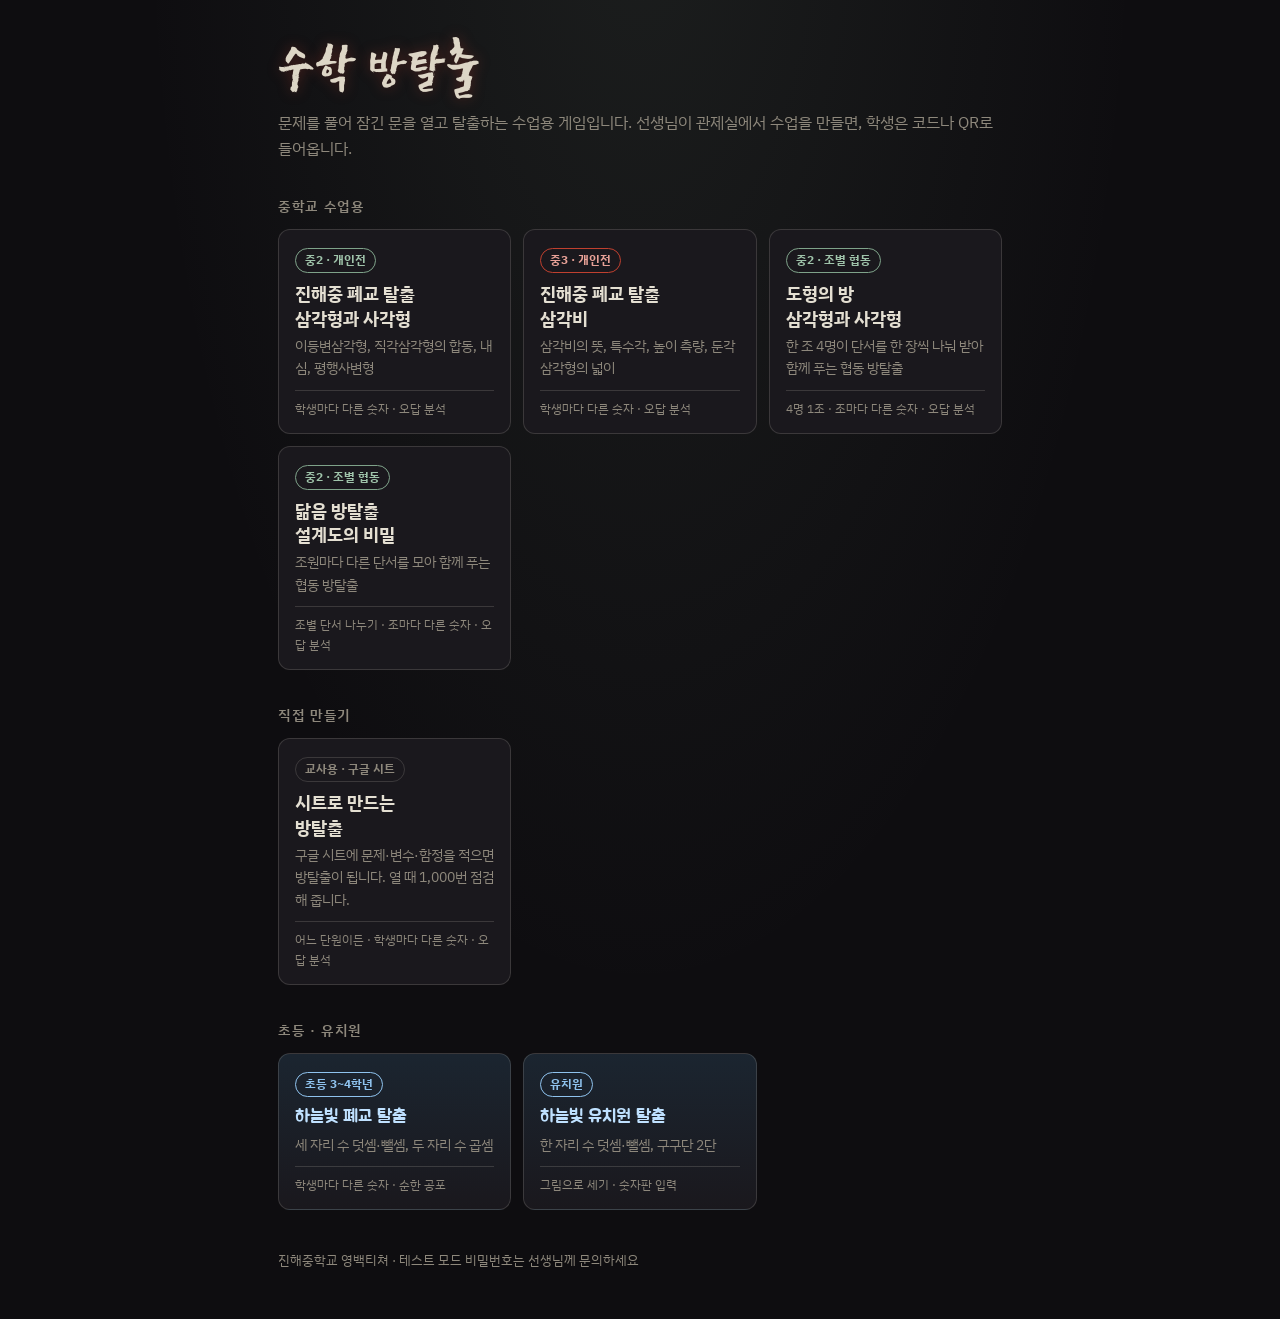
<file: index.html>
<!DOCTYPE html>
<html lang="ko">
<head>
<meta charset="UTF-8">
<meta name="viewport" content="width=device-width, initial-scale=1, viewport-fit=cover">
<title>영백티쳐 수학 방탈출</title>
<link rel="preconnect" href="https://fonts.googleapis.com">
<link rel="preconnect" href="https://fonts.gstatic.com" crossorigin>
<link href="https://fonts.googleapis.com/css2?family=IBM+Plex+Sans+KR:wght@400;600;700&family=East+Sea+Dokdo&family=Jua&display=swap" rel="stylesheet">
<style>
:root{--bg:#0e0d10;--card:#1a181d;--ink:#e4dfd2;--dim:#8e887c;--line:rgba(228,223,210,.16);--red:#c0402f;--mint:#7fa38a;--sky:#2b7bc9}
*{box-sizing:border-box;margin:0}
html{scroll-padding-top:env(safe-area-inset-top,0px)}
:root{padding-top:env(safe-area-inset-top,0px);padding-bottom:env(safe-area-inset-bottom,0px)}
body{background:var(--bg);background-image:radial-gradient(ellipse at 50% -10%,rgba(150,180,150,.10),transparent 55%);color:var(--ink);font-family:'IBM Plex Sans KR',system-ui,sans-serif;line-height:1.6;min-height:100vh}
main{max-width:760px;margin:0 auto;padding:36px 18px 48px}
h1{font-family:'East Sea Dokdo','IBM Plex Sans KR',sans-serif;font-weight:400;font-size:clamp(2.8rem,11vw,4rem);line-height:1;color:#ddd6c6;text-shadow:0 0 14px rgba(192,64,47,.35)}
.lead{color:var(--dim);margin-top:10px}
h2{font-size:.85rem;font-weight:600;color:var(--dim);letter-spacing:.12em;margin:34px 0 12px}
.grid{display:grid;grid-template-columns:repeat(auto-fill,minmax(220px,1fr));gap:12px}
a.g{display:block;text-decoration:none;color:inherit;background:var(--card);border:1.5px solid var(--line);border-radius:12px;padding:16px 16px 14px;transition:border-color .15s,transform .15s}
a.g:hover,a.g:focus-visible{border-color:var(--red);transform:translateY(-2px);outline:none}
.tag{display:inline-block;font-size:.74rem;font-weight:700;padding:2px 9px;border-radius:999px;border:1px solid var(--line);color:var(--dim)}
.tag.m2{border-color:#7fa38a;color:#9fc3aa}.tag.m3{border-color:#c0402f;color:#e8a197}.tag.k{border-color:#8fc3ee;color:#8fc3ee}
.g h3{font-size:1.15rem;margin:8px 0 4px;line-height:1.35}
.g p{font-size:.88rem;color:var(--dim)}
.g .meta{font-size:.78rem;color:var(--dim);margin-top:10px;border-top:1px solid var(--line);padding-top:8px}
a.g.kid{background:linear-gradient(#1b2530,#1a181d)}
a.g.kid h3{font-family:'Jua',sans-serif;font-weight:400;color:#bfe1ff}
footer{margin-top:40px;font-size:.8rem;color:var(--dim)}
</style>
</head>
<body>
<main>
  <h1>수학 방탈출</h1>
  <p class="lead">문제를 풀어 잠긴 문을 열고 탈출하는 수업용 게임입니다. 선생님이 관제실에서 수업을 만들면, 학생은 코드나 QR로 들어옵니다.</p>

  <h2>중학교 수업용</h2>
  <div class="grid">
    <a class="g" href="triquad-escape/"><span class="tag m2">중2 · 개인전</span><h3>진해중 폐교 탈출<br>삼각형과 사각형</h3>
      <p>이등변삼각형, 직각삼각형의 합동, 내심, 평행사변형</p><div class="meta">학생마다 다른 숫자 · 오답 분석</div></a>
    <a class="g" href="trig-escape/"><span class="tag m3">중3 · 개인전</span><h3>진해중 폐교 탈출<br>삼각비</h3>
      <p>삼각비의 뜻, 특수각, 높이 측량, 둔각삼각형의 넓이</p><div class="meta">학생마다 다른 숫자 · 오답 분석</div></a>
    <a class="g" href="triquad-team/"><span class="tag m2">중2 · 조별 협동</span><h3>도형의 방<br>삼각형과 사각형</h3>
      <p>한 조 4명이 단서를 한 장씩 나눠 받아 함께 푸는 협동 방탈출</p><div class="meta">4명 1조 · 조마다 다른 숫자 · 오답 분석</div></a>
    <a class="g" href="dameum-escape/"><span class="tag m2">중2 · 조별 협동</span><h3>닮음 방탈출<br>설계도의 비밀</h3>
      <p>조원마다 다른 단서를 모아 함께 푸는 협동 방탈출</p><div class="meta">조별 단서 나누기 · 조마다 다른 숫자 · 오답 분석</div></a>
  </div>

  <h2>직접 만들기</h2>
  <div class="grid">
    <a class="g" href="sheet-escape/"><span class="tag">교사용 · 구글 시트</span><h3>시트로 만드는<br>방탈출</h3>
      <p>구글 시트에 문제·변수·함정을 적으면 방탈출이 됩니다. 열 때 1,000번 점검해 줍니다.</p><div class="meta">어느 단원이든 · 학생마다 다른 숫자 · 오답 분석</div></a>
  </div>

  <h2>초등 · 유치원</h2>
  <div class="grid">
    <a class="g kid" href="kids-escape/"><span class="tag k">초등 3~4학년</span><h3>하늘빛 폐교 탈출</h3>
      <p>세 자리 수 덧셈·뺄셈, 두 자리 수 곱셈</p><div class="meta">학생마다 다른 숫자 · 순한 공포</div></a>
    <a class="g kid" href="kinder-escape/"><span class="tag k">유치원</span><h3>하늘빛 유치원 탈출</h3>
      <p>한 자리 수 덧셈·뺄셈, 구구단 2단</p><div class="meta">그림으로 세기 · 숫자판 입력</div></a>
  </div>
  <footer>진해중학교 영백티쳐 · 테스트 모드 비밀번호는 선생님께 문의하세요</footer>
</main>
</body>
</html>
</file>
